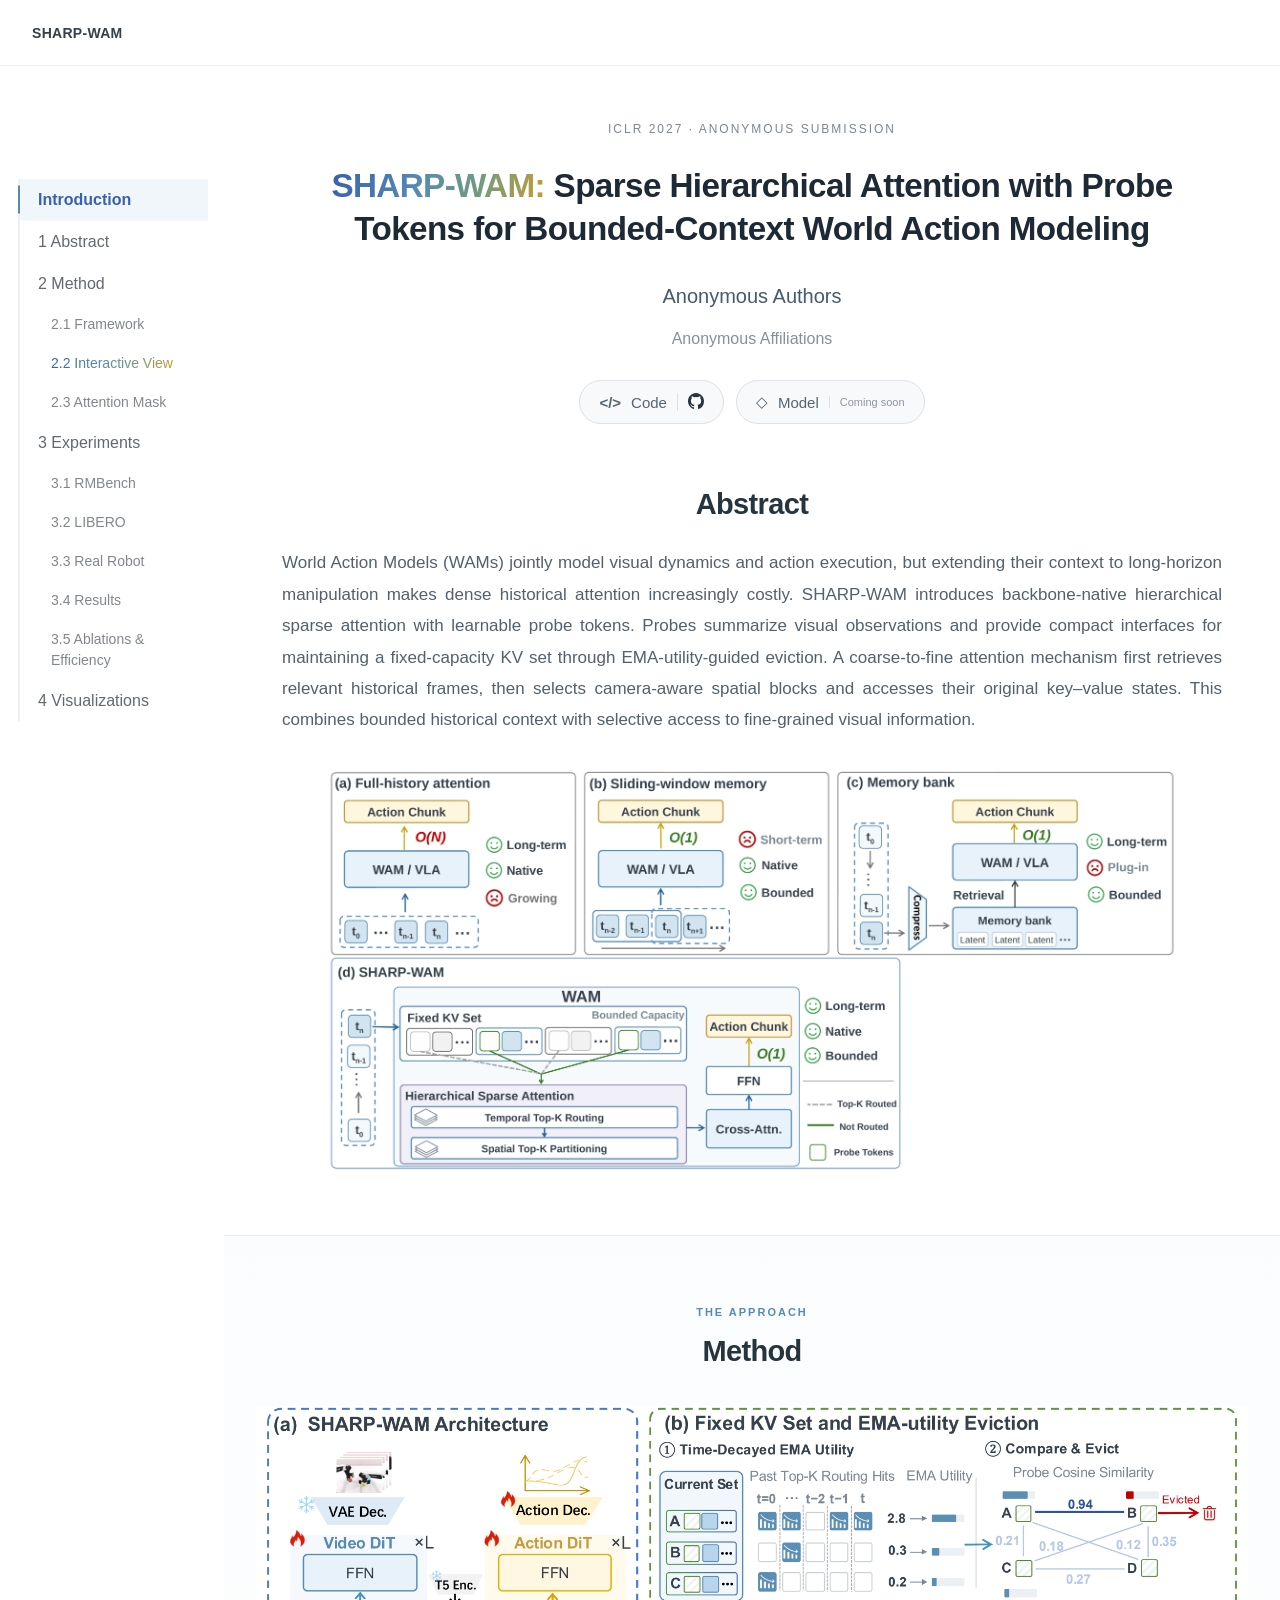
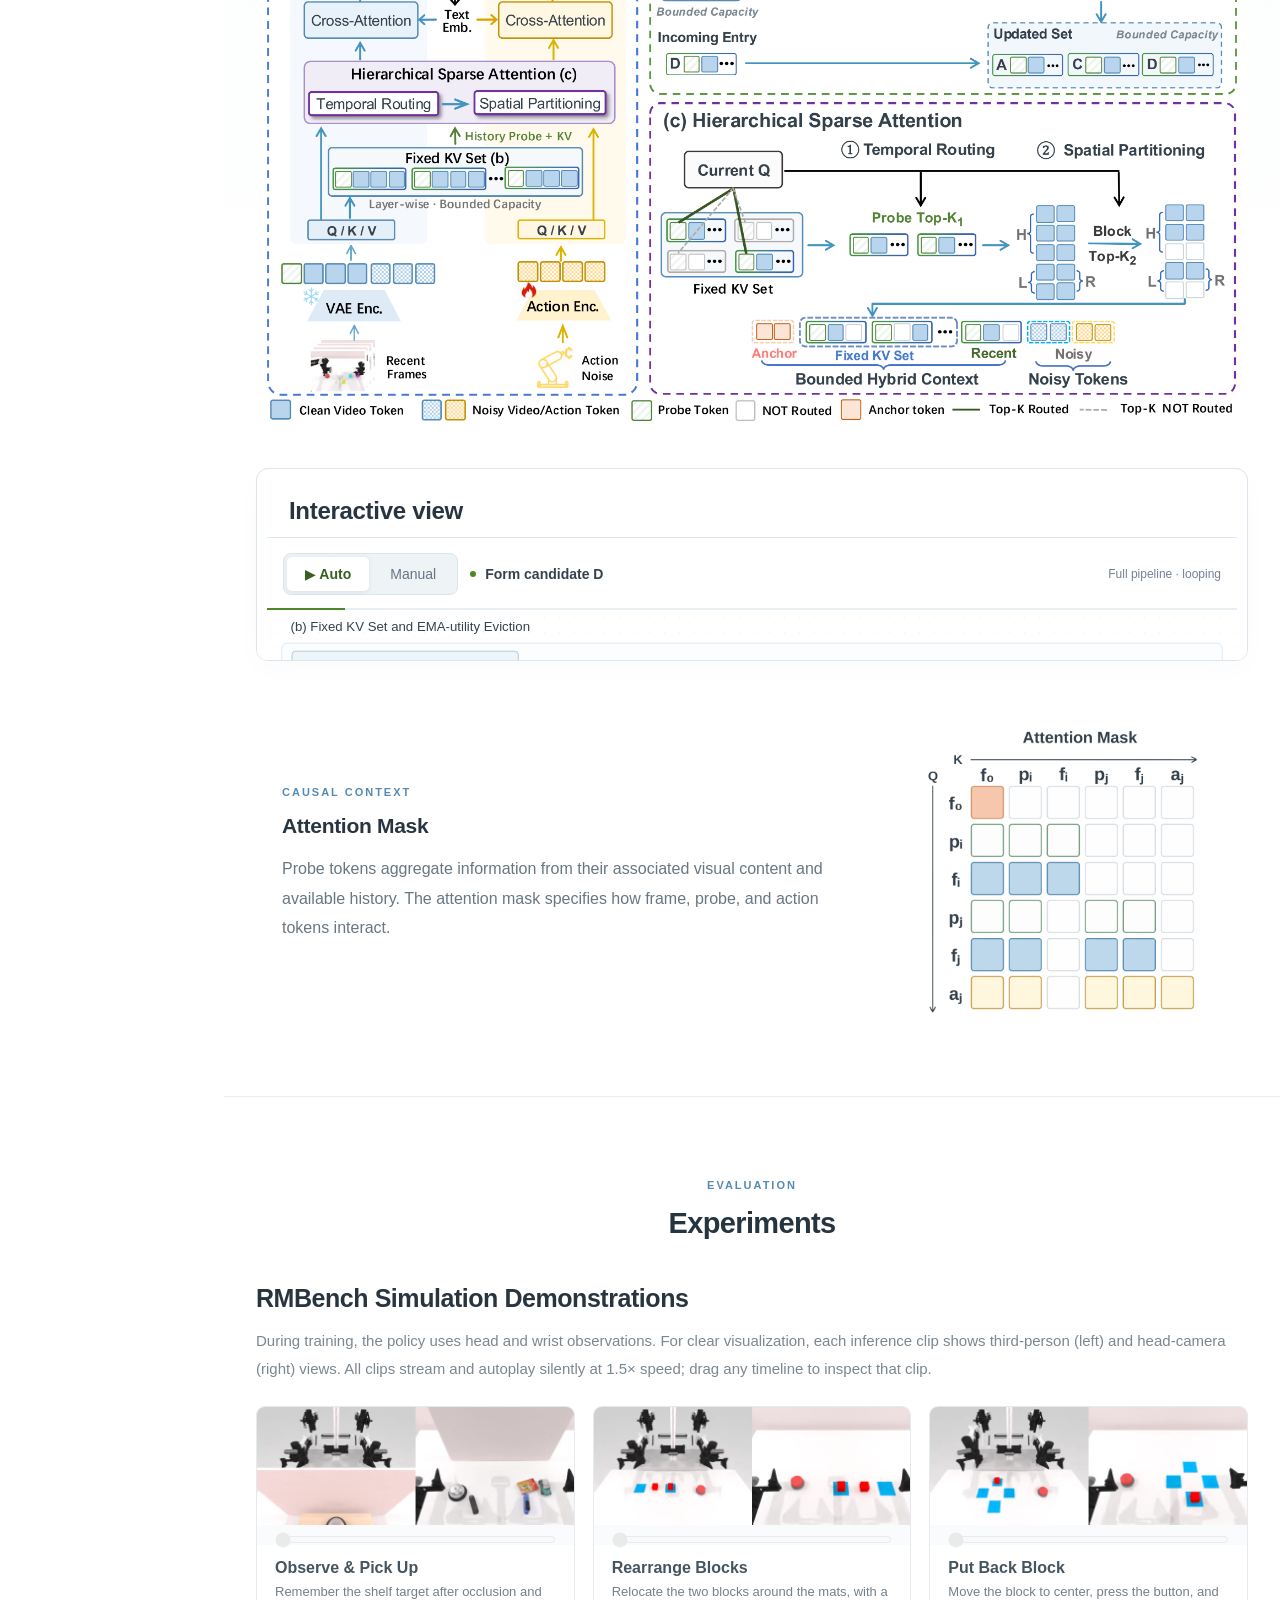
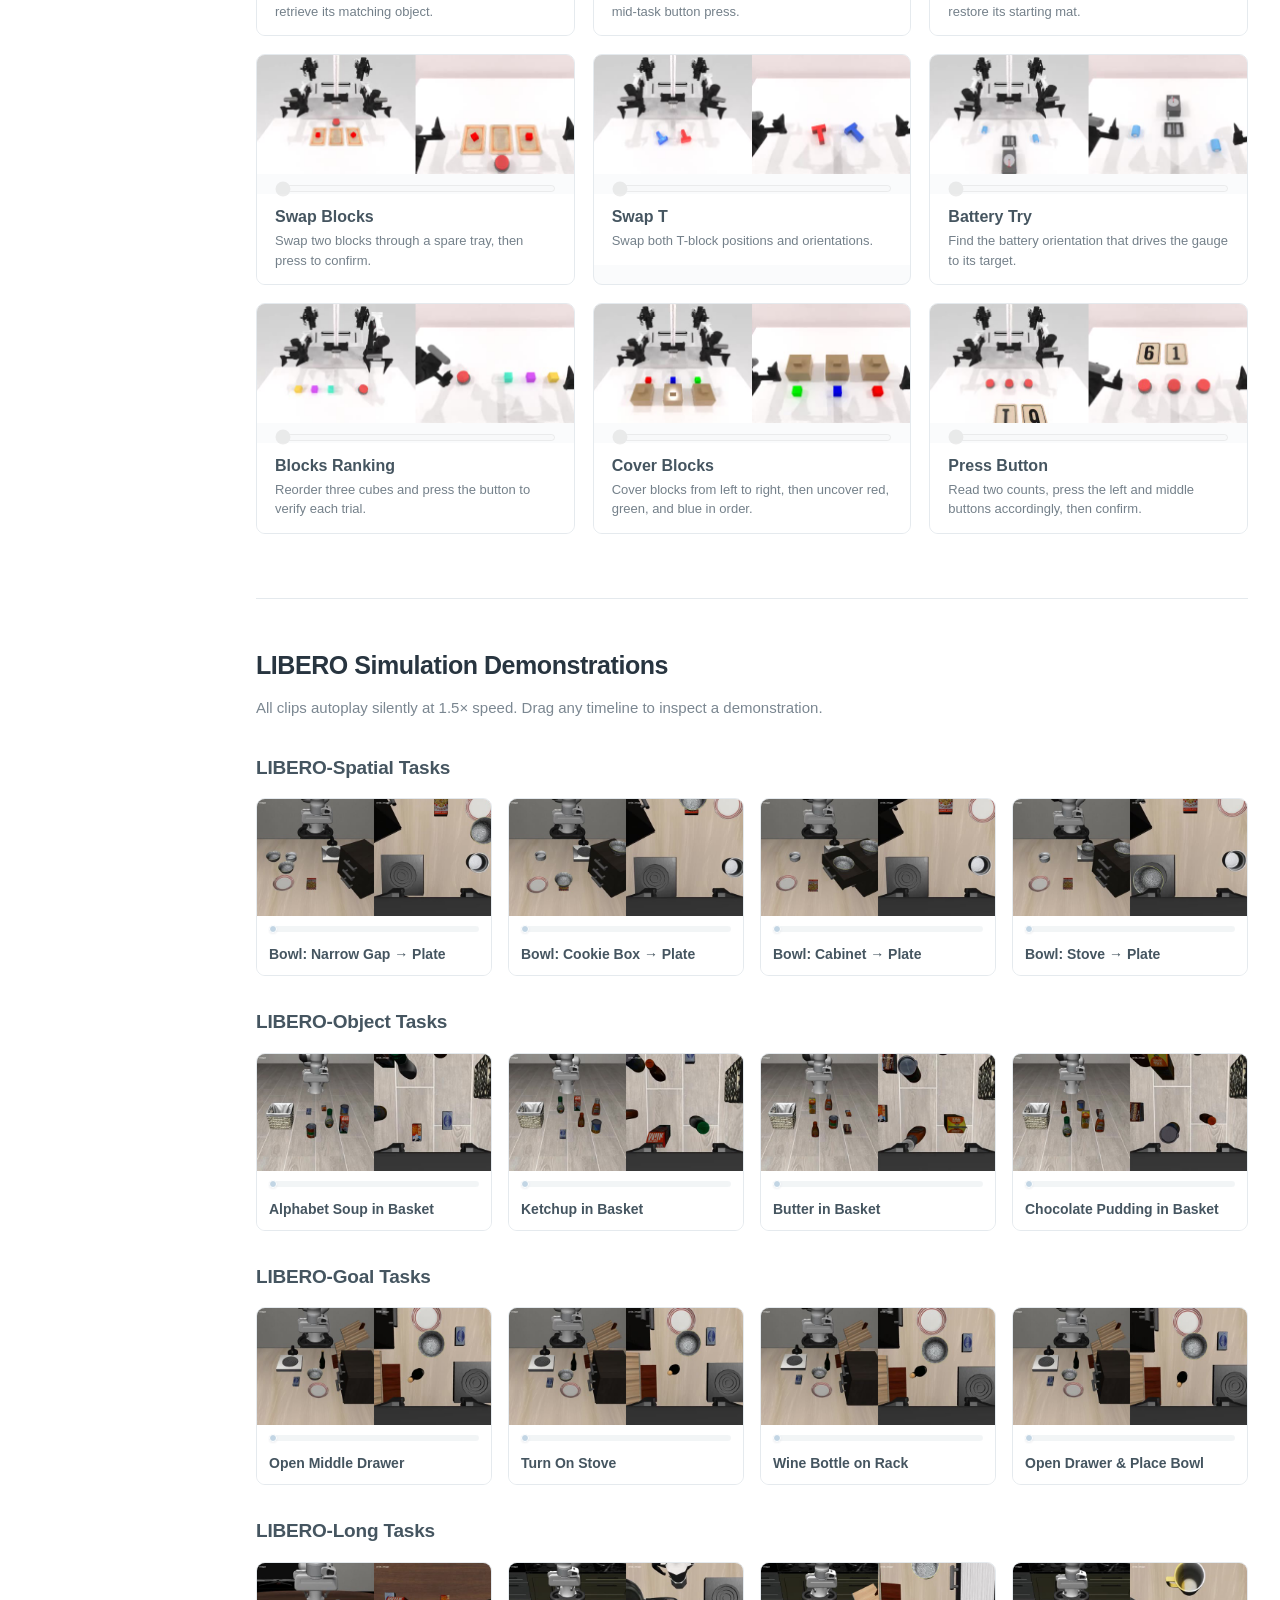
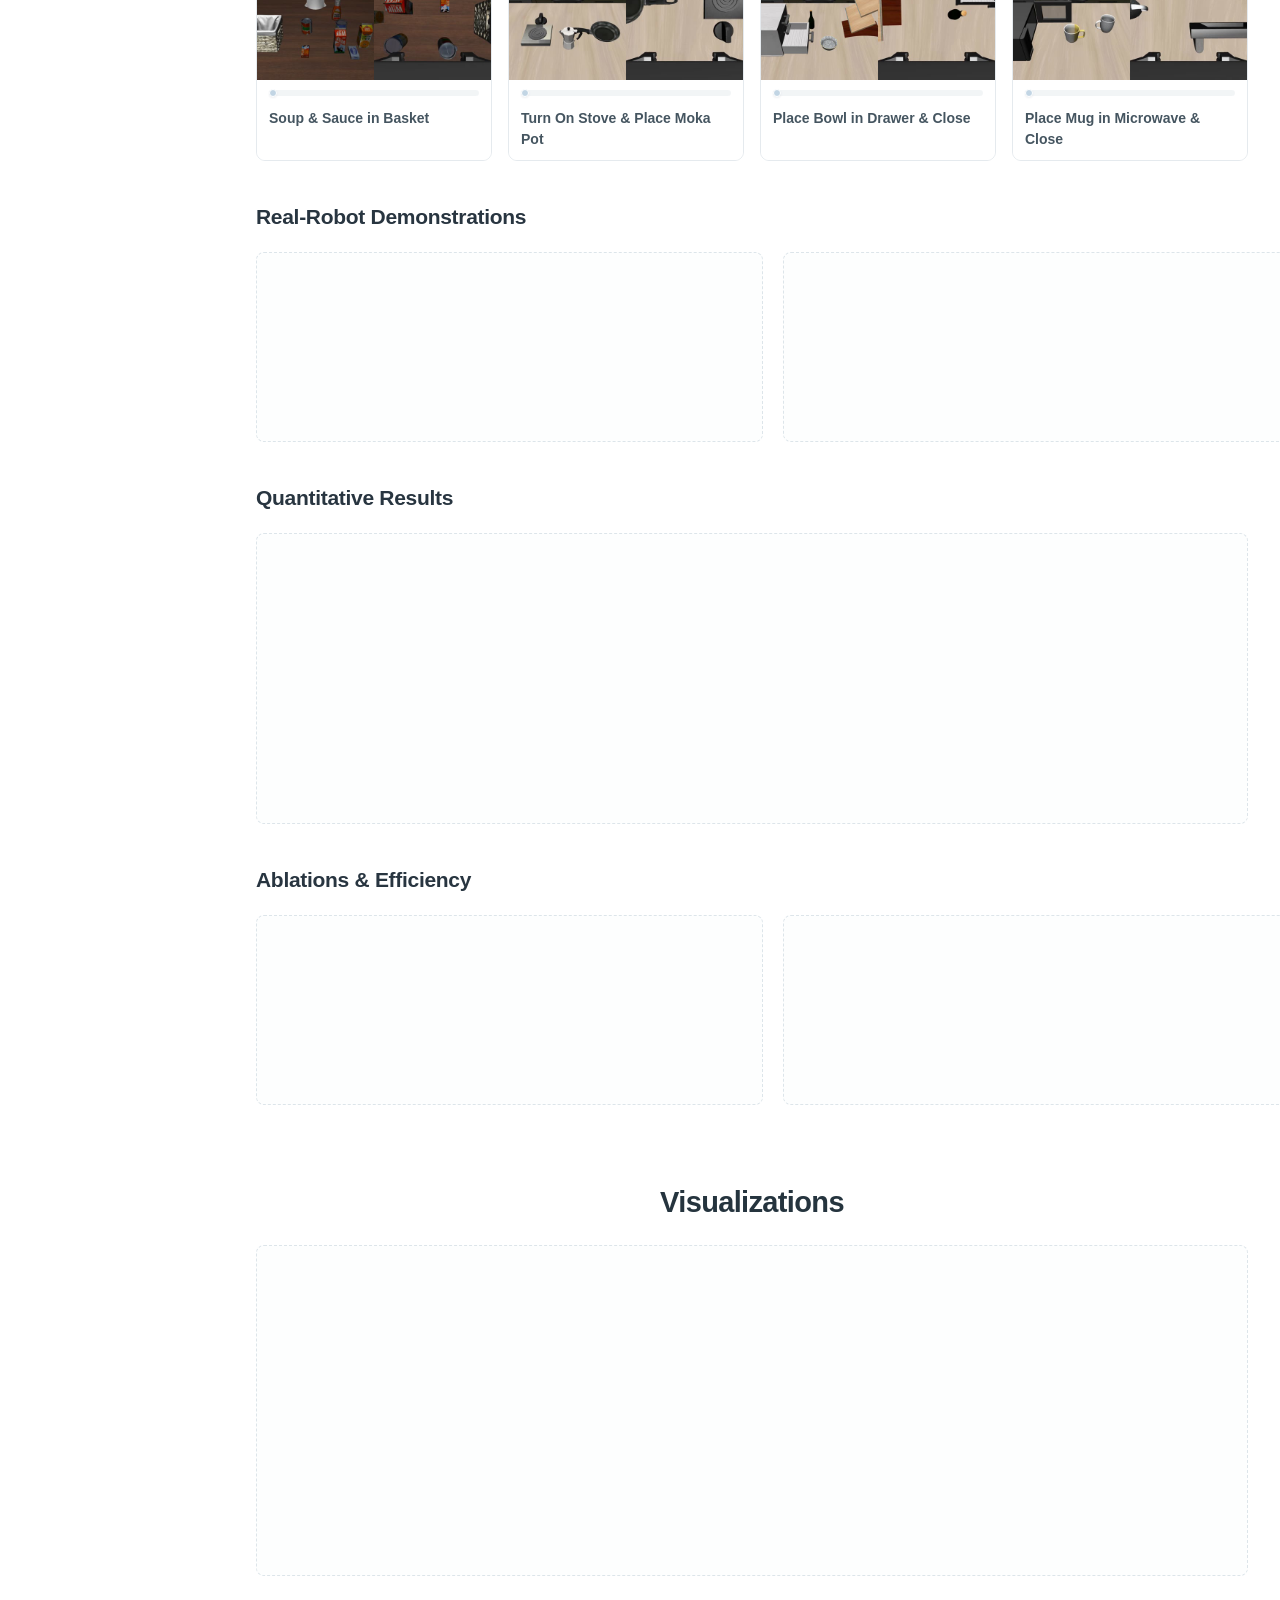
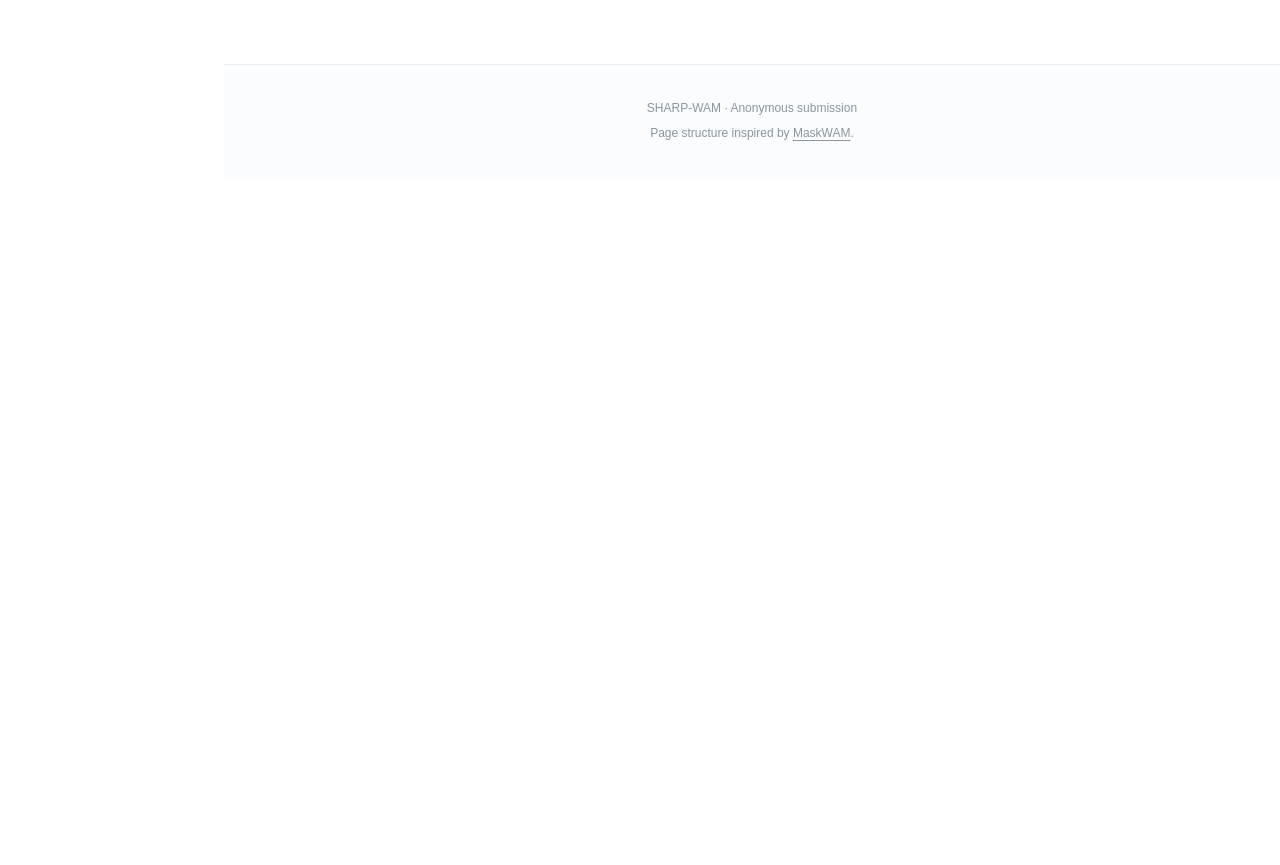
<file: index.html>
<!doctype html>
<html lang="en"><head><meta charset="utf-8"><meta name="viewport" content="width=device-width,initial-scale=1"><meta name="description" content="SHARP-WAM: Sparse Hierarchical Attention with Probe Tokens for Bounded-Context World Action Modeling. Anonymous research project page."><meta name="color-scheme" content="light"><title>SHARP-WAM: Sparse Hierarchical Attention with Probe Tokens for Bounded-Context World Action Modeling</title><link rel="stylesheet" href="./paper.css?v=interactive-scale-v1"></head>
<body><a class="skip-link" href="#abstract">Skip to content</a>
<header class="page-nav"><a class="nav-brand" href="#top">SHARP-WAM</a><button class="contents-toggle" type="button" aria-expanded="false" aria-controls="section-nav"><span aria-hidden="true">☰</span> Contents</button></header>
<nav id="section-nav" class="section-nav" aria-label="On this page">
  <ol class="section-nav-list">
    <li><a href="#top" aria-current="location">Introduction</a></li>
    <li><a href="#abstract">1 Abstract</a></li>
    <li><a href="#method">2 Method</a><ol>
      <li><a href="#framework">2.1 Framework</a></li>
      <li><a href="#interactive"><span class="gradient-name">2.2 Interactive View</span></a></li>
      <li><a href="#attention-mask">2.3 Attention Mask</a></li>
    </ol></li>
    <li><a href="#experiments">3 Experiments</a><ol>
      <li><a href="#simulation">3.1 RMBench</a></li>
      <li><a href="#libero">3.2 LIBERO</a></li>
      <li><a href="#real-robot">3.3 Real Robot</a></li>
      <li><a href="#results">3.4 Results</a></li>
      <li><a href="#ablations">3.5 Ablations &amp; Efficiency</a></li>
    </ol></li>
    <li><a href="#visualizations">4 Visualizations</a></li>
  </ol>
</nav>
<main id="top">
<header class="paper-hero content"><p class="submission">ICLR 2027 · Anonymous submission</p><h1><span class="title-line"><span class="gradient-name">SHARP-WAM:</span> Sparse Hierarchical Attention with Probe</span> <span class="title-line">Tokens for Bounded-Context World Action Modeling</span></h1><p class="authors">Anonymous Authors</p><p class="affiliations">Anonymous Affiliations</p><div class="resource-links"><a href="https://github.com/Cham-0624/SHARP-WAM-Anonymous.git" target="_blank" rel="noopener noreferrer" aria-label="Open anonymous code repository"><span aria-hidden="true">&lt;/&gt;</span> Code <small aria-label="GitHub repository"><svg class="github-icon" viewBox="0 0 16 16" aria-hidden="true"><path d="M8 0C3.58 0 0 3.67 0 8.2c0 3.62 2.29 6.69 5.47 7.77.4.08.55-.18.55-.39 0-.19-.01-.71-.01-1.39-2.23.5-2.7-1.1-2.7-1.1-.36-.95-.89-1.2-.89-1.2-.73-.51.06-.5.06-.5.81.06 1.24.86 1.24.86.72 1.27 1.88.9 2.34.69.07-.54.28-.9.51-1.11-1.78-.21-3.65-.92-3.65-4.08 0-.9.31-1.64.82-2.22-.08-.21-.36-1.05.08-2.19 0 0 .67-.22 2.2.85a7.37 7.37 0 0 1 4 0c1.53-1.07 2.2-.85 2.2-.85.44 1.14.16 1.98.08 2.19.51.58.82 1.32.82 2.22 0 3.17-1.87 3.87-3.65 4.08.29.26.54.76.54 1.53 0 1.1-.01 1.98-.01 2.25 0 .21.15.47.55.39A8.21 8.21 0 0 0 16 8.2C16 3.67 12.42 0 8 0Z"></path></svg></small></a><button type="button" disabled aria-label="Model, coming soon"><span aria-hidden="true">◇</span> Model <small>Coming soon</small></button></div></header>
<section id="abstract" class="text-section content"><h2>Abstract</h2><p>World Action Models (WAMs) jointly model visual dynamics and action execution, but extending their context to long-horizon manipulation makes dense historical attention increasingly costly. SHARP-WAM introduces backbone-native hierarchical sparse attention with learnable probe tokens. Probes summarize visual observations and provide compact interfaces for maintaining a fixed-capacity KV set through EMA-utility-guided eviction. A coarse-to-fine attention mechanism first retrieves relevant historical frames, then selects camera-aware spatial blocks and accesses their original key–value states. This combines bounded historical context with selective access to fine-grained visual information.</p><figure class="paper-figure abstract-figure"><a href="./assets/figure-1.png" target="_blank" rel="noopener" aria-label="Open the overview figure at full resolution"><img src="./assets/figure-1.png" alt="Comparison of full-history attention, sliding-window memory, external memory banks and SHARP-WAM's fixed KV set with hierarchical sparse attention." width="3600" height="1681" fetchpriority="high"></a></figure></section>
<section id="method" class="method-section"><div class="content section-heading"><p class="section-kicker">THE APPROACH</p><h2>Method</h2></div>
<figure id="framework" class="paper-figure content architecture-figure"><img src="./assets/figure-3-pdf.png" alt="SHARP-WAM architecture." loading="lazy" width="3600" height="2237"></figure>
<div id="interactive" class="interactive-shell"><div class="interactive-heading"><h3>Interactive view</h3></div><iframe id="method-frame" src="./method.html?v=current-q-v1" scrolling="no" title="Interactive SHARP-WAM method" loading="lazy" height="1300"></iframe></div>
<div id="attention-mask" class="content attention-layout"><div><p class="section-kicker">CAUSAL CONTEXT</p><h3>Attention Mask</h3><p>Probe tokens aggregate information from their associated visual content and available history. The attention mask specifies how frame, probe, and action tokens interact.</p></div><figure class="paper-figure"><a href="./assets/figure-4.png" target="_blank" rel="noopener" aria-label="Open the attention mask at full resolution"><img src="./assets/figure-4.png" alt="Causal attention mask with clean frame, probe and action token groups." loading="lazy" width="3600" height="3451"></a></figure></div></section>
<section id="experiments" class="content experiments"><div class="section-heading"><p class="section-kicker">EVALUATION</p><h2>Experiments</h2></div><div id="simulation" class="subsection-heading demo-subsection-heading"><h3>RMBench Simulation Demonstrations</h3><p>During training, the policy uses head and wrist observations. For clear visualization, each inference clip shows third-person (left) and head-camera (right) views. Click a video to play.</p></div><div class="demo-grid"><figure class="demo-card"><video autoplay muted playsinline loop preload="auto" poster="./assets/observe_and_pickp.jpg" aria-label="Observe and Pick Up simulation demonstration"><source src="./assets/observe_and_pickp.mp4" type="video/mp4"></source></video><figcaption><span class="demo-copy"><span class="demo-task">Observe &amp; Pick Up</span><span class="demo-prompt">Remember the shelf target after occlusion and retrieve its matching object.</span></span></figcaption></figure><figure class="demo-card"><video autoplay muted playsinline loop preload="auto" poster="./assets/rearrange_blocks.jpg" aria-label="Rearrange Blocks simulation demonstration"><source src="./assets/rearrange_blocks.mp4" type="video/mp4"></source></video><figcaption><span class="demo-copy"><span class="demo-task">Rearrange Blocks</span><span class="demo-prompt">Relocate the two blocks around the mats, with a mid-task button press.</span></span></figcaption></figure><figure class="demo-card"><video autoplay muted playsinline loop preload="auto" poster="./assets/put_back_block.jpg" aria-label="Put Back Block simulation demonstration"><source src="./assets/put_back_block.mp4" type="video/mp4"></source></video><figcaption><span class="demo-copy"><span class="demo-task">Put Back Block</span><span class="demo-prompt">Move the block to center, press the button, and restore its starting mat.</span></span></figcaption></figure><figure class="demo-card"><video autoplay muted playsinline loop preload="auto" poster="./assets/swap_blocks.jpg" aria-label="Swap Blocks simulation demonstration"><source src="./assets/swap_blocks.mp4" type="video/mp4"></source></video><figcaption><span class="demo-copy"><span class="demo-task">Swap Blocks</span><span class="demo-prompt">Swap two blocks through a spare tray, then press to confirm.</span></span></figcaption></figure><figure class="demo-card"><video autoplay muted playsinline loop preload="auto" poster="./assets/swap_T.jpg" aria-label="Swap T simulation demonstration"><source src="./assets/swap_T.mp4" type="video/mp4"></source></video><figcaption><span class="demo-copy"><span class="demo-task">Swap T</span><span class="demo-prompt">Swap both T-block positions and orientations.</span></span></figcaption></figure><figure class="demo-card"><video autoplay muted playsinline loop preload="auto" poster="./assets/battery_try.jpg" aria-label="Battery Try simulation demonstration"><source src="./assets/battery_try.mp4" type="video/mp4"></source></video><figcaption><span class="demo-copy"><span class="demo-task">Battery Try</span><span class="demo-prompt">Find the battery orientation that drives the gauge to its target.</span></span></figcaption></figure><figure class="demo-card"><video autoplay muted playsinline loop preload="auto" poster="./assets/blocks_ranking_try.jpg" aria-label="Blocks Ranking simulation demonstration"><source src="./assets/blocks_ranking_try.mp4" type="video/mp4"></source></video><figcaption><span class="demo-copy"><span class="demo-task">Blocks Ranking</span><span class="demo-prompt">Reorder three cubes and press the button to verify each trial.</span></span></figcaption></figure><figure class="demo-card"><video autoplay muted playsinline loop preload="auto" poster="./assets/cover_blocks.jpg" aria-label="Cover Blocks simulation demonstration"><source src="./assets/cover_blocks.mp4" type="video/mp4"></source></video><figcaption><span class="demo-copy"><span class="demo-task">Cover Blocks</span><span class="demo-prompt">Cover blocks from left to right, then uncover red, green, and blue in order.</span></span></figcaption></figure><figure class="demo-card"><video autoplay muted playsinline loop preload="auto" poster="./assets/press_button.jpg" aria-label="Press Button simulation demonstration"><source src="./assets/press_button.mp4" type="video/mp4"></source></video><figcaption><span class="demo-copy"><span class="demo-task">Press Button</span><span class="demo-prompt">Read two counts, press the left and middle buttons accordingly, then confirm.</span></span></figcaption></figure></div>
<section id="libero" class="libero-section" aria-labelledby="libero-title">
<div class="subsection-heading demo-subsection-heading"><h3 id="libero-title">LIBERO Simulation Demonstrations</h3><p>All clips autoplay silently at 1.5× speed. Drag any timeline to inspect a demonstration.</p></div>
<section class="libero-suite" aria-labelledby="libero-spatial-title"><h4 id="libero-spatial-title">LIBERO-Spatial Tasks</h4><div class="libero-grid">
<figure class="demo-card"><video autoplay muted playsinline loop preload="auto" width="1024" height="512" poster="./assets/libero/spatial_01_narrow_gap_between_plate_ramekin.jpg" aria-label="Bowl: Narrow Gap → Plate — LIBERO-Spatial demonstration"><source src="./assets/libero/spatial_01_narrow_gap_between_plate_ramekin.mp4" type="video/mp4"></video><figcaption><span class="demo-task">Bowl: Narrow Gap → Plate</span></figcaption></figure>
<figure class="demo-card"><video autoplay muted playsinline loop preload="auto" width="1024" height="512" poster="./assets/libero/spatial_02_elevated_stacking_on_cookie_box.jpg" aria-label="Bowl: Cookie Box → Plate — LIBERO-Spatial demonstration"><source src="./assets/libero/spatial_02_elevated_stacking_on_cookie_box.mp4" type="video/mp4"></video><figcaption><span class="demo-task">Bowl: Cookie Box → Plate</span></figcaption></figure>
<figure class="demo-card"><video autoplay muted playsinline loop preload="auto" width="1024" height="512" poster="./assets/libero/spatial_03_deep_drawer_in_cabinet.jpg" aria-label="Bowl: Cabinet → Plate — LIBERO-Spatial demonstration"><source src="./assets/libero/spatial_03_deep_drawer_in_cabinet.mp4" type="video/mp4"></video><figcaption><span class="demo-task">Bowl: Cabinet → Plate</span></figcaption></figure>
<figure class="demo-card"><video autoplay muted playsinline loop preload="auto" width="1024" height="512" poster="./assets/libero/spatial_04_cross_fixture_transfer_from_stove.jpg" aria-label="Bowl: Stove → Plate — LIBERO-Spatial demonstration"><source src="./assets/libero/spatial_04_cross_fixture_transfer_from_stove.mp4" type="video/mp4"></video><figcaption><span class="demo-task">Bowl: Stove → Plate</span></figcaption></figure>
</div></section>
<section class="libero-suite" aria-labelledby="libero-object-title"><h4 id="libero-object-title">LIBERO-Object Tasks</h4><div class="libero-grid">
<figure class="demo-card"><video autoplay muted playsinline loop preload="auto" width="1024" height="512" poster="./assets/libero/object_01_cylinder_can_alphabet_soup.jpg" aria-label="Alphabet Soup in Basket — LIBERO-Object demonstration"><source src="./assets/libero/object_01_cylinder_can_alphabet_soup.mp4" type="video/mp4"></video><figcaption><span class="demo-task">Alphabet Soup in Basket</span></figcaption></figure>
<figure class="demo-card"><video autoplay muted playsinline loop preload="auto" width="1024" height="512" poster="./assets/libero/object_02_tall_bottle_ketchup.jpg" aria-label="Ketchup in Basket — LIBERO-Object demonstration"><source src="./assets/libero/object_02_tall_bottle_ketchup.mp4" type="video/mp4"></video><figcaption><span class="demo-task">Ketchup in Basket</span></figcaption></figure>
<figure class="demo-card"><video autoplay muted playsinline loop preload="auto" width="1024" height="512" poster="./assets/libero/object_03_low_profile_flat_butter.jpg" aria-label="Butter in Basket — LIBERO-Object demonstration"><source src="./assets/libero/object_03_low_profile_flat_butter.mp4" type="video/mp4"></video><figcaption><span class="demo-task">Butter in Basket</span></figcaption></figure>
<figure class="demo-card"><video autoplay muted playsinline loop preload="auto" width="1024" height="512" poster="./assets/libero/object_04_trapezoid_box_chocolate_pudding.jpg" aria-label="Chocolate Pudding in Basket — LIBERO-Object demonstration"><source src="./assets/libero/object_04_trapezoid_box_chocolate_pudding.mp4" type="video/mp4"></video><figcaption><span class="demo-task">Chocolate Pudding in Basket</span></figcaption></figure>
</div></section>
<section class="libero-suite" aria-labelledby="libero-goal-title"><h4 id="libero-goal-title">LIBERO-Goal Tasks</h4><div class="libero-grid">
<figure class="demo-card"><video autoplay muted playsinline loop preload="auto" width="1024" height="512" poster="./assets/libero/goal_01_articulated_pull_middle_drawer.jpg" aria-label="Open Middle Drawer — LIBERO-Goal demonstration"><source src="./assets/libero/goal_01_articulated_pull_middle_drawer.mp4" type="video/mp4"></video><figcaption><span class="demo-task">Open Middle Drawer</span></figcaption></figure>
<figure class="demo-card"><video autoplay muted playsinline loop preload="auto" width="1024" height="512" poster="./assets/libero/goal_02_rotational_knob_turn_on_stove.jpg" aria-label="Turn On Stove — LIBERO-Goal demonstration"><source src="./assets/libero/goal_02_rotational_knob_turn_on_stove.mp4" type="video/mp4"></video><figcaption><span class="demo-task">Turn On Stove</span></figcaption></figure>
<figure class="demo-card"><video autoplay muted playsinline loop preload="auto" width="1024" height="512" poster="./assets/libero/goal_03_precision_slot_wine_bottle_rack.jpg" aria-label="Wine Bottle on Rack — LIBERO-Goal demonstration"><source src="./assets/libero/goal_03_precision_slot_wine_bottle_rack.mp4" type="video/mp4"></video><figcaption><span class="demo-task">Wine Bottle on Rack</span></figcaption></figure>
<figure class="demo-card"><video autoplay muted playsinline loop preload="auto" width="1024" height="512" poster="./assets/libero/goal_04_compound_action_open_drawer_insert_bowl.jpg" aria-label="Open Drawer &amp; Place Bowl — LIBERO-Goal demonstration"><source src="./assets/libero/goal_04_compound_action_open_drawer_insert_bowl.mp4" type="video/mp4"></video><figcaption><span class="demo-task">Open Drawer &amp; Place Bowl</span></figcaption></figure>
</div></section>
<section class="libero-suite" aria-labelledby="libero-long-title"><h4 id="libero-long-title">LIBERO-Long Tasks</h4><div class="libero-grid">
<figure class="demo-card"><video autoplay muted playsinline loop preload="auto" width="1024" height="512" poster="./assets/libero/libero10_01_dual_object_soup_and_sauce_in_basket.jpg" aria-label="Soup &amp; Sauce in Basket — LIBERO-Long demonstration"><source src="./assets/libero/libero10_01_dual_object_soup_and_sauce_in_basket.mp4" type="video/mp4"></video><figcaption><span class="demo-task">Soup &amp; Sauce in Basket</span></figcaption></figure>
<figure class="demo-card"><video autoplay muted playsinline loop preload="auto" width="1024" height="512" poster="./assets/libero/libero10_02_appliance_ignite_and_moka_pot_place.jpg" aria-label="Turn On Stove &amp; Place Moka Pot — LIBERO-Long demonstration"><source src="./assets/libero/libero10_02_appliance_ignite_and_moka_pot_place.mp4" type="video/mp4"></video><figcaption><span class="demo-task">Turn On Stove &amp; Place Moka Pot</span></figcaption></figure>
<figure class="demo-card"><video autoplay muted playsinline loop preload="auto" width="1024" height="512" poster="./assets/libero/libero10_03_drawer_insert_and_close.jpg" aria-label="Place Bowl in Drawer &amp; Close — LIBERO-Long demonstration"><source src="./assets/libero/libero10_03_drawer_insert_and_close.mp4" type="video/mp4"></video><figcaption><span class="demo-task">Place Bowl in Drawer &amp; Close</span></figcaption></figure>
<figure class="demo-card"><video autoplay muted playsinline loop preload="auto" width="1024" height="512" poster="./assets/libero/libero10_04_microwave_mug_insert_and_close.jpg" aria-label="Place Mug in Microwave &amp; Close — LIBERO-Long demonstration"><source src="./assets/libero/libero10_04_microwave_mug_insert_and_close.mp4" type="video/mp4"></video><figcaption><span class="demo-task">Place Mug in Microwave &amp; Close</span></figcaption></figure>
</div></section>
</section>
<div id="real-robot" class="subsection-heading"><h3>Real-Robot Demonstrations</h3></div><div class="demo-grid reserved-grid"><div class="empty-panel" role="img" aria-label="Reserved space for the first real-robot video"></div><div class="empty-panel" role="img" aria-label="Reserved space for the second real-robot video"></div></div>
<div id="results" class="subsection-heading"><h3>Quantitative Results</h3></div><div class="empty-panel results-empty" role="img" aria-label="Reserved space for benchmark results"></div>
<div id="ablations" class="subsection-heading"><h3>Ablations &amp; Efficiency</h3></div><div class="demo-grid reserved-grid"><div class="empty-panel" role="img" aria-label="Reserved space for ablation results"></div><div class="empty-panel" role="img" aria-label="Reserved space for efficiency results"></div></div></section>
<section id="visualizations" class="content visualization"><h2>Visualizations</h2><div class="empty-panel visualization-empty" role="img" aria-label="Reserved space for attention visualizations"></div></section>
</main><footer class="page-footer"><p>SHARP-WAM · Anonymous submission</p><p>Page structure inspired by <a href="https://hanyangyu1021.github.io/maskwam.github.io/" target="_blank" rel="noopener">MaskWAM</a>.</p></footer><script src="./paper.js?v=method-full-v1"></script><script src="./video-loader.js?v=timeline-r4"></script></body></html>
</file>
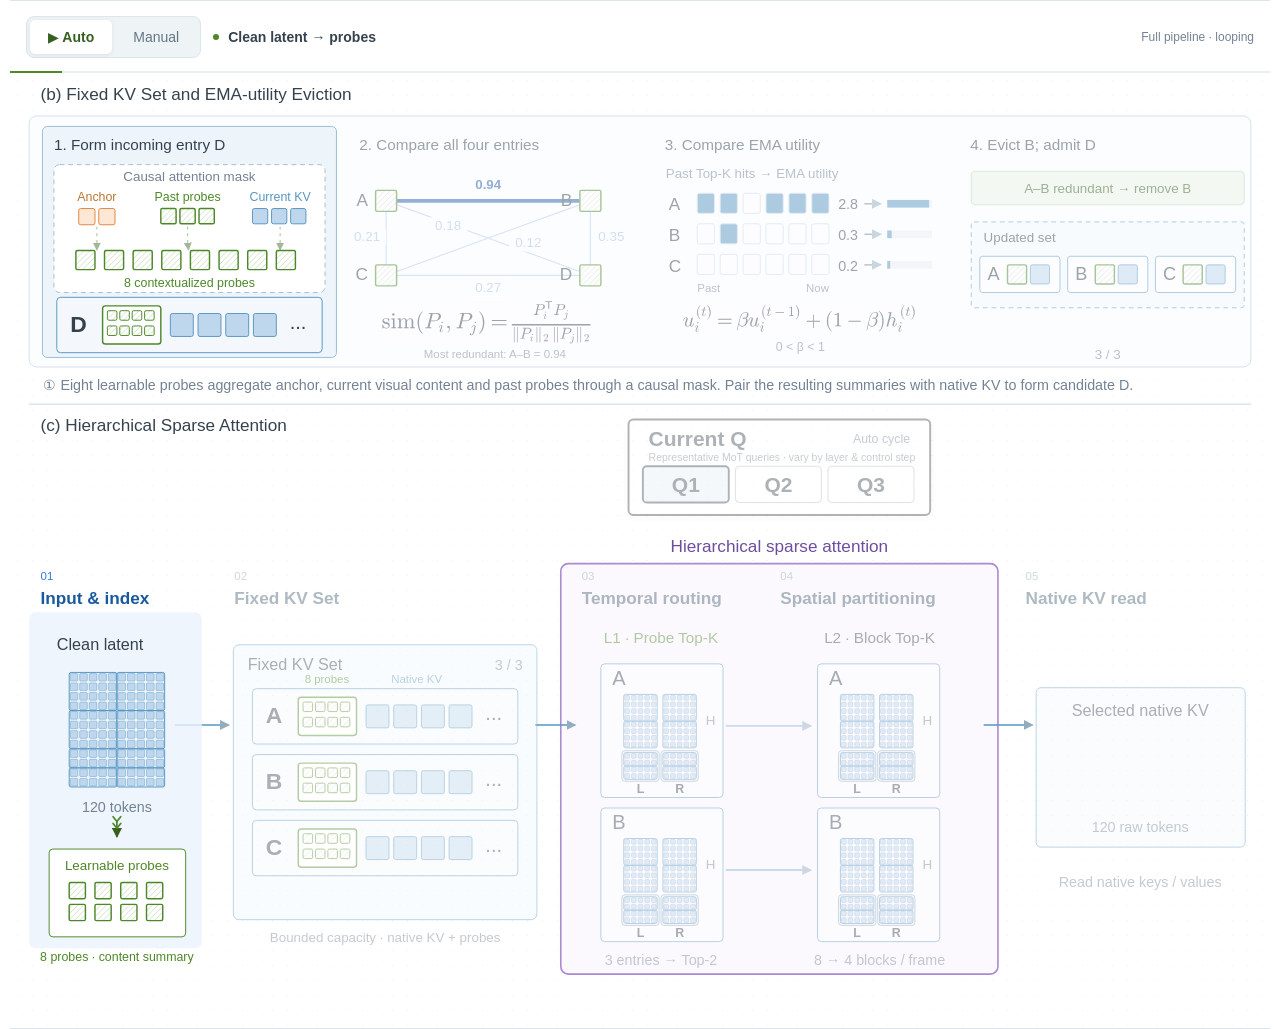
<file: method.html>
<!doctype html>
<html lang="en"><head><meta charset="utf-8"><meta name="viewport" content="width=device-width,initial-scale=1"><meta name="description" content="Interactive SHARP-WAM method view."><title>SHARP-WAM · Method</title><link rel="stylesheet" href="./style.css"><style>html,body{overflow:hidden}main{width:100%;max-width:none;min-width:0;padding:0 10px}.intro,.caption,footer{display:none}.diagram-viewport{overflow:visible}#diagram{display:block;width:100%;min-width:0;max-width:100%;height:auto}.playback-toolbar{position:relative;flex-wrap:wrap;gap:12px;padding:12px 16px}.playback-status{min-width:0;flex:1 1 180px}#playback-hint{white-space:normal}@media(max-width:650px){main{padding:0 4px}}</style></head><body>
<main>
<section class="intro" aria-hidden="true"><div><span class="eyebrow">METHOD</span><h2 id="headline">Method</h2></div><p id="instruction"></p></section>
<section class="explainer" aria-label="Continuous interactive architecture"><div class="playback-toolbar"><div class="playback-modes" role="group" aria-label="Playback mode"><button id="mode-auto" type="button" aria-pressed="true">▶ Auto</button><button id="mode-manual" type="button" aria-pressed="false">Manual</button></div><div class="playback-status"><span class="live-dot" aria-hidden="true"></span><span id="playback-label"></span></div><span id="playback-hint"></span><div class="playback-track" aria-hidden="true"><i id="playback-progress"></i></div></div><div class="diagram-viewport"><svg id="diagram" viewBox="0 0 1320 1000" role="group" aria-label="Automatic or hover-driven view of the complete method"></svg></div><div class="caption"><div class="caption-title"><span id="number">01</span><h2 id="title"></h2></div><p id="description" aria-live="off"></p><p id="key"></p></div></section>
<footer><div class="legend" id="legend"></div><p id="scope"></p><span id="touch-note">Tap a module or focus it with Tab in Manual mode.</span></footer></main><script src="./app.js?v=current-q-v1"></script><script src="./method-frame.js"></script></body></html>
</file>
<file: paper.css>
:root{font-family:Inter,"Helvetica Neue",Arial,sans-serif;color:#283540;background:#fff;font-synthesis:none;--blue:#548ab4;--green:#54823a;--gold:#c99c30;--muted:#74808a;--line:#e4e9ed}*{box-sizing:border-box}html{scroll-behavior:smooth;scroll-padding-top:85px}body{margin:0}a{color:inherit}button{font:inherit}.content{width:min(1120px,calc(100% - 64px));margin-inline:auto}.page-nav{height:66px;display:flex;align-items:center;justify-content:space-between;padding:0 max(32px,calc((100vw - 1280px)/2));border-bottom:1px solid #edf0f2;background:#ffffffed;position:sticky;top:0;z-index:10;backdrop-filter:blur(12px)}.page-nav a{text-decoration:none;font-size:14px;color:#596773}.page-nav .nav-brand{font-weight:700;letter-spacing:.3px;color:#34404a}.page-nav div{display:flex;gap:28px}.page-nav a:hover{color:#3862ae}.paper-hero{text-align:center;padding:66px 0 42px}.submission{text-transform:uppercase;letter-spacing:2px;color:#7b8791;font-size:12px;margin:0 0 24px}h1{font-size:clamp(30px,3.1vw,46px);letter-spacing:-1.5px;font-weight:650;line-height:1.2;margin:0 auto 27px;color:#1d2935;max-width:1110px}.gradient-name{background:linear-gradient(110deg,#3862ae 3%,#548ab4 40%,#719b7e 68%,#c99c30 100%);background-clip:text;-webkit-background-clip:text;color:transparent;-webkit-text-fill-color:transparent;font-weight:750;white-space:nowrap}.authors{font-size:20px;margin:0 0 9px;color:#455a6b}.affiliations{font-size:16px;margin:0;color:#85909a}.resource-links{display:flex;justify-content:center;gap:12px;margin-top:27px}.resource-links button{display:flex;align-items:center;gap:10px;border:1px solid #dce2e7;background:#f7f9fa;border-radius:24px;padding:12px 19px;color:#546471;opacity:1;cursor:not-allowed;font-size:15px}.resource-links small{font-size:11px;color:#8b969f;border-left:1px solid #dce2e7;padding-left:10px}.resource-links span{font-weight:700}.paper-figure{margin-top:0;margin-bottom:0}.paper-figure a{display:block}.paper-figure img{display:block;width:100%;height:auto}.paper-figure figcaption{font-size:15px;line-height:1.8;color:#687782;text-align:center;max-width:960px;margin:20px auto 0}.overview{padding:12px 0 45px}.text-section{max-width:900px;padding:30px 0 78px}.text-section h2{text-align:center}h2{font-size:32px;letter-spacing:-.65px;font-weight:650;margin:0 0 26px;color:#25343e}h3{font-size:23px;letter-spacing:-.3px;font-weight:600;margin:0 0 14px}p{font-size:17px;line-height:1.85}.text-section p{text-align:justify;color:#52616b;margin:0}.section-heading{text-align:center;margin-bottom:38px}.section-heading h2{margin-bottom:12px}.section-heading>p:last-child{color:#75838c;margin:0}.section-kicker{font-size:11px;letter-spacing:2px;color:#548ab4;margin:0 0 12px;font-weight:650}.method-section{padding:66px 0 72px;border-block:1px solid #e9eef1;background:linear-gradient(#fafcfd,#fff 700px)}.interactive-shell{width:min(1440px,calc(100% - 40px));margin:58px auto 70px;border:1px solid #dce5eb;border-radius:12px;background:#fff;overflow:hidden;box-shadow:0 8px 28px #34404a05}.interactive-heading{padding:28px 32px 8px;text-align:left}.interactive-heading h3{font-size:24px;margin-bottom:4px}.interactive-heading p{font-size:15px;color:#74808a;margin:0}#method-frame{display:block;width:100%;border:0;background:white}.attention-layout{display:grid;grid-template-columns:1fr 1.5fr;gap:75px;align-items:center;max-width:1040px}.attention-layout p:not(.section-kicker){color:#687782;font-size:16px}.attention-layout figure{max-width:590px}.experiments{padding:78px 0 15px}.subsection-heading{margin:44px 0 23px}.subsection-heading p{font-size:15px;color:#7b8791;margin:0}.demo-grid{display:grid;grid-template-columns:1fr 1fr;gap:24px}.demo-card{margin:0;border:1px solid #e5eaee;border-radius:9px;overflow:hidden;background:#fafbfc}.demo-card video{display:block;width:100%;aspect-ratio:8/3;object-fit:contain;background:#f2f4f6}.demo-card figcaption{padding:14px 18px;font-size:16px;font-weight:550;color:#455560;background:#fff}.empty-panel{border:1px dashed #dde5ea;border-radius:8px;background:#fdfefe;min-height:190px;aspect-ratio:8/3}.demo-empty{min-height:0;aspect-ratio:auto}.results-empty{aspect-ratio:3.4;min-height:260px}.visualization{padding:66px 0 88px}.visualization h2{text-align:center}.visualization-empty{aspect-ratio:3;min-height:260px}.page-footer{border-top:1px solid #e9eef1;padding:30px 24px;text-align:center;background:#fafcfd}.page-footer p{font-size:12px;line-height:1.8;color:#8a969f;margin:3px}.page-footer a{text-underline-offset:3px}.skip-link{position:absolute;top:-60px;left:20px;background:#fff;padding:12px;z-index:30}.skip-link:focus{top:8px}a:focus-visible,button:focus-visible{outline:2px solid #548ab4;outline-offset:4px}
@media(min-width:1500px){.paper-hero{padding-top:82px}}@media(max-width:750px){.content{width:calc(100% - 36px)}.page-nav{padding:0 18px;height:58px}.page-nav div{gap:15px}.page-nav a{font-size:12px}.paper-hero{padding:44px 0 32px}h1{letter-spacing:-.9px}.submission{font-size:10px;letter-spacing:1.2px}.authors{font-size:18px}.resource-links button{padding:10px 13px;gap:7px}.resource-links small{font-size:10px}.text-section{padding-bottom:45px}.text-section p{text-align:left;font-size:16px}h2{font-size:28px}.method-section{padding:42px 0}.interactive-shell{width:calc(100% - 16px);margin:36px auto 42px}.interactive-heading{padding:22px 20px 4px}.interactive-heading h3{font-size:20px}.attention-layout{grid-template-columns:1fr;gap:20px}.attention-layout figure{width:min(100%,480px);margin:auto}.demo-grid{grid-template-columns:1fr}.demo-empty{min-height:200px}.results-empty{min-height:210px}.visualization-empty{min-height:200px}.experiments{padding-top:48px}.subsection-heading{margin-top:32px}.visualization{padding:44px 0 56px}.paper-figure figcaption{font-size:14px}.reserved-grid .empty-panel{min-height:190px}}
@media(prefers-reduced-motion:reduce){html{scroll-behavior:auto}}

.demo-subsection-heading h3{font-size:28px;letter-spacing:-.45px}.demo-card figcaption{display:flex;align-items:center;justify-content:space-between;gap:16px}.demo-copy{display:grid;gap:5px}.demo-task{font-size:16px;font-weight:650;color:#455560}.demo-prompt{font-size:13px;line-height:1.5;font-weight:400;color:#74808a}.video-load-status{font-size:12px;font-weight:400;color:#74808a;white-space:nowrap}.video-load-status button{border:0;background:transparent;color:#3862ae;cursor:pointer;text-decoration:underline;padding:0;font:inherit}.video-scrubber{display:block;width:calc(100% - 36px);height:7px;margin:11px 18px 2px;accent-color:#548ab4;cursor:ew-resize}.video-scrubber:disabled{opacity:.35;cursor:progress}

/* Keep the paper figure and interactive explanation comfortably within the text flow. */
.architecture-figure{max-width:960px}.interactive-shell{width:min(1200px,calc(100% - 40px))}.attention-layout{grid-template-columns:1fr 350px;max-width:940px;gap:70px}.attention-layout figure{width:100%;max-width:350px}
@media(max-width:750px){.interactive-shell{width:calc(100% - 16px)}.attention-layout{grid-template-columns:1fr;gap:20px}.attention-layout figure{width:80%;max-width:330px}}

.paper-hero{width:min(1240px,calc(100% - 64px))}.paper-hero h1{max-width:1200px;font-size:clamp(20px,2.7vw,36px);letter-spacing:-.6px;line-height:1.3}.title-line{display:block;white-space:nowrap}
@media(max-width:650px){.paper-hero{width:calc(100% - 36px)}.paper-hero h1{font-size:clamp(25px,5.6vw,32px);letter-spacing:-.5px}.title-line{display:inline;white-space:normal}}
.attention-layout{grid-template-columns:1fr 280px;max-width:870px}.attention-layout figure{width:100%;max-width:280px;justify-self:center}@media(max-width:750px){.attention-layout figure{width:80%;max-width:280px}}
.resource-links a,.resource-links button{display:flex;align-items:center;gap:10px;border:1px solid #dce2e7;background:#f7f9fa;border-radius:24px;padding:12px 19px;color:#546471;opacity:1;font-size:15px}.resource-links a{text-decoration:none}.resource-links a:hover{border-color:#b7c9d8;background:#eef4f8;color:#3862ae}.resource-links button{cursor:not-allowed}
.github-icon{width:16px;height:16px;fill:#283540;flex:0 0 auto}

/* Quiet, hierarchical page guide with a dedicated desktop gutter. */
.section-nav{position:fixed;left:24px;top:50%;transform:translateY(-50%);width:208px;max-height:calc(100dvh - 150px);overflow-y:auto;overscroll-behavior:contain;z-index:20;scrollbar-width:thin}
.section-nav ol{list-style:none;margin:0;padding:0}
.section-nav .section-nav-list{border-left:2px solid #edf0f2}
.section-nav a{position:relative;display:block;padding:9px 10px 9px 18px;color:#62696f;font-size:1rem;line-height:1.5;text-decoration:none;transition:color .15s,background .15s}
.section-nav ol ol a{padding-left:31px;font-size:.875rem;color:#81878c}
.section-nav a:hover{color:#3862ae;background:#f6f9fc}
.section-nav a[aria-current="location"]{color:#3862ae;background:#f1f6fa;font-weight:600}
.section-nav a[aria-current="location"]::before{content:"";position:absolute;left:-2px;top:7px;bottom:7px;width:2px;background:#548ab4}
.section-nav a:focus-visible{outline-offset:-2px}
.contents-toggle{display:none;align-items:center;gap:8px;background:#fff;border:1px solid #dce2e7;border-radius:7px;padding:8px 12px;color:#455560;cursor:pointer;font-size:.875rem}
@media(min-width:768px){
  main,.page-footer{margin-left:224px}
  .section-nav{left:18px;width:190px}
  .content{width:min(1000px,calc(100% - 48px))}
  .paper-hero{width:min(1080px,calc(100% - 48px));padding:52px 0 34px}
  .paper-hero{container-type:inline-size}
  .paper-hero h1{font-size:clamp(18px,3.35cqw,38px)}
  .text-section{max-width:800px;padding-bottom:64px}
  .architecture-figure{max-width:840px}
  .interactive-shell{width:min(1040px,calc(100% - 32px));margin:46px auto 56px}
  .attention-layout{max-width:780px;grid-template-columns:minmax(0,1fr) 245px;gap:44px}
  .attention-layout figure{max-width:245px}
  h2{font-size:29px}
  h3{font-size:21px}
  .demo-subsection-heading h3{font-size:25px}
  .demo-grid{gap:20px}
}
@media(min-width:768px) and (max-width:1100px){
  main,.page-footer{margin-left:200px}
  .section-nav{left:12px;width:176px}
  .section-nav a{padding-left:13px}
  .section-nav ol ol a{padding-left:22px}
  .attention-layout{grid-template-columns:minmax(0,1fr) 200px;gap:24px}
}
@media(max-width:767px){
  .contents-toggle{display:inline-flex}
  .section-nav{display:none;top:78px;left:auto;right:18px;transform:none;width:min(300px,calc(100vw - 36px));max-height:calc(100dvh - 96px);padding:16px;background:#fff;border:1px solid #e4e9ed;border-radius:10px;box-shadow:0 12px 36px #28354018}
  .section-nav.is-open{display:block}
}
@media(max-width:750px){
  .section-nav{top:68px;max-height:calc(100dvh - 86px)}
  .attention-layout{grid-template-columns:1fr}
}
@media(prefers-reduced-motion:reduce){.section-nav a{transition:none}}

/* LIBERO suites follow the reference's compact four-video rows. */
.libero-section{margin-top:64px;padding-top:8px;border-top:1px solid var(--line)}
.libero-suite{margin-top:32px}
.libero-suite h4{font-size:19px;line-height:1.5;font-weight:600;letter-spacing:-.2px;margin:0 0 16px;color:#455560}
.libero-grid{display:grid;grid-template-columns:repeat(4,minmax(0,1fr));gap:16px}
.libero-grid .demo-card video{aspect-ratio:2/1;height:auto;object-fit:contain}
.libero-grid .demo-card figcaption{padding:10px 12px;font-size:14px;line-height:1.5}
.libero-grid .demo-task{font-size:14px}
@media(min-width:768px) and (max-width:1100px){.libero-grid{grid-template-columns:repeat(2,minmax(0,1fr))}}
@media(max-width:767px){.libero-grid{grid-template-columns:repeat(2,minmax(0,1fr));gap:12px}}
@media(max-width:420px){.libero-grid{grid-template-columns:1fr}}

.libero-grid .demo-card{display:flex;flex-direction:column;background:#fff}
.libero-grid .demo-card figcaption{align-items:flex-start;flex:1}
.libero-grid .video-scrubber{width:calc(100% - 24px);margin:10px 12px 2px}
.libero-grid .video-scrubber{--progress:0%;height:6px;padding:0;border:0;background:transparent;appearance:none;-webkit-appearance:none;cursor:ew-resize}.libero-grid .video-scrubber::-webkit-slider-runnable-track{height:6px;border:0;border-radius:999px;background:linear-gradient(to right,#548ab4 0 var(--progress),#dce3e8 var(--progress) 100%)}.libero-grid .video-scrubber::-webkit-slider-thumb{width:8px;height:8px;margin-top:-1px;border:1px solid #fff;border-radius:50%;background:#548ab4;box-shadow:0 1px 2px #31465b38;-webkit-appearance:none;appearance:none}.libero-grid .video-scrubber::-moz-range-track{height:6px;border:0;border-radius:999px;background:#dce3e8}.libero-grid .video-scrubber::-moz-range-progress{height:6px;border-radius:999px;background:#548ab4}.libero-grid .video-scrubber::-moz-range-thumb{width:8px;height:8px;border:1px solid #fff;border-radius:50%;background:#548ab4;box-shadow:0 1px 2px #31465b38}
.section-nav .gradient-name{font-weight:400}
.abstract-figure{margin-top:34px}

/* A slightly roomier paper layout, while keeping the interactive panel distinct. */
@media(min-width:1101px){
  .content{width:min(1160px,calc(100% - 64px))}
  .text-section{max-width:940px}
  .architecture-figure{max-width:1000px}
  .interactive-shell{width:min(1280px,calc(100% - 64px))}
  .attention-layout{grid-template-columns:minmax(0,1fr) 320px;max-width:940px;gap:65px}
  .attention-layout figure{max-width:320px}
  .demo-grid:not(.reserved-grid){grid-template-columns:repeat(3,minmax(0,1fr));gap:18px}
}
@media(max-width:750px){.interactive-shell{width:calc(100% - 12px)}}
</file>
<file: style.css>
:root{font-family:Inter,"Helvetica Neue",Arial,"PingFang SC","Microsoft YaHei",sans-serif;color:#1d3343;background:#fafcfd;font-synthesis:none;--blue:#387adb;--line:#dce5eb;--muted:#5c7180}*{box-sizing:border-box}body{margin:0}main{max-width:1500px;margin:auto;padding:0 38px}header{height:74px;display:flex;align-items:center;justify-content:space-between;border-bottom:1px solid var(--line)}.wordmark{font-size:22px;font-weight:750;letter-spacing:-.8px;text-decoration:none;color:inherit}.wordmark span{color:var(--blue)}button{font:inherit;color:inherit;cursor:pointer}#language{border:0;background:none;padding:12px;font-size:14px}.intro{display:flex;align-items:flex-end;justify-content:space-between;padding:36px 0 25px;gap:30px}.eyebrow{font-size:12px;letter-spacing:2px;color:var(--muted)}h1{font-size:30px;font-weight:550;letter-spacing:-.8px;margin:10px 0 0;line-height:1.35}.intro p{max-width:400px;font-size:15px;line-height:1.8;color:var(--muted);margin:0}.explainer{border-top:1px solid var(--line);border-bottom:1px solid var(--line);background:#fff}.diagram-viewport{background-image:radial-gradient(#bacddd55 .75px,transparent .75px);background-size:15px 15px;overflow:auto}svg{display:block;width:100%;height:auto;font-family:inherit}svg text{pointer-events:none;user-select:none}svg .zone{cursor:crosshair;outline:none}svg .zone:focus-visible .zone-focus{stroke:#387adb;stroke-dasharray:5 4;stroke-width:2}svg .region{opacity:.47;transition:opacity .35s}svg .region.visited{opacity:.8}svg .region.active{opacity:1}svg .zone-title{font-size:18px;font-weight:550;fill:#405b70}svg .active .zone-title{fill:#19599e}svg .step-marker{fill:#8ca3b4}svg .active .step-marker{fill:#387adb}svg .focus-surface{fill:#eaf3fc;opacity:0;transition:opacity .3s}svg .active .focus-surface{opacity:.8}svg .flow{stroke-dasharray:5 7;animation:flow 1.5s linear infinite}svg .pool-card{transition:opacity .4s}svg .tile{transition:opacity .4s}svg .selected-outline{transition:stroke .35s,stroke-width .35s}svg .trace{transition:opacity .3s}svg .probe-dot{transition:opacity .3s}svg .query-choice{cursor:pointer}svg .query-choice:focus-visible rect{stroke:#183347;stroke-width:2}.caption{display:grid;grid-template-columns:260px 1.45fr 1fr;gap:28px;padding:25px 26px;align-items:start;min-height:133px;border-top:1px solid var(--line);background:#fcfdfe}.caption-title{display:flex;gap:15px;align-items:baseline}.caption-title span{font-size:13px;color:#387adb;font-variant-numeric:tabular-nums}h2{font-size:21px;line-height:1.5;font-weight:550;margin:0}.caption p{font-size:15px;line-height:1.8;margin:0;color:#4c6373}#key{border-left:2px solid #b6cfec;padding-left:19px;color:#2f536f;font-size:14px}footer{padding:22px 0 24px}.legend{display:flex;gap:24px;align-items:center;flex-wrap:wrap;font-size:13px;color:#4c6373}.legend span{display:flex;align-items:center;gap:7px}.legend i{display:inline-block;width:9px;height:9px;border-radius:2px}.legend i.probe{transform:rotate(45deg);border-radius:1px}#scope{color:#728492;font-size:12px;line-height:1.8;margin:17px 0 4px}#touch-note{font-size:12px;color:#728492}button:focus-visible,a:focus-visible{outline:2px solid var(--blue);outline-offset:3px}@keyframes flow{to{stroke-dashoffset:-24}}@media(max-width:1050px){main{padding:0 24px}.caption{grid-template-columns:210px 1fr;gap:16px}#key{grid-column:2}svg{min-width:1050px}.intro{padding-top:26px}h1{font-size:27px}.intro p{max-width:310px;font-size:14px}}@media(max-width:650px){main{padding:0 16px}header{height:62px}.intro{display:block;padding:25px 0 20px}h1{font-size:25px}.intro p{max-width:none;margin-top:14px}.caption{display:block;padding:20px;min-height:235px}.caption-title{margin-bottom:11px}.caption p{font-size:14px}#key{margin-top:14px}svg{min-width:1050px}.legend{gap:15px;font-size:12px}}@media(prefers-reduced-motion:reduce){*{animation:none!important;transition:none!important}}
svg .policy-zone{cursor:crosshair;outline:none}svg .policy-hit{transition:fill .25s,stroke .25s}svg .policy-active .policy-hit{fill:#f2edf9;stroke:#baa4d4}svg .policy-zone:focus-visible .policy-hit{stroke:#8763c7;stroke-width:2}svg .decision{cursor:pointer;outline:none}svg .decision:focus-visible rect{stroke-width:3}svg #main-flow .region{opacity:.62}svg #main-flow .region.visited{opacity:.86}svg #main-flow .region.active{opacity:1}svg #hierarchy-box{pointer-events:none}svg #utility-12,svg #utility-19{transition:width .15s}.legend i.probe{width:12px;height:12px;background:#8763c7;box-shadow:0 0 0 2px #eee4fb}
:root{--blue:#5796c2;color:#35424e;background:#fff}.diagram-viewport{background-image:radial-gradient(#c7d3df55 .65px,transparent .65px)}svg .policy-active .policy-hit{fill:#edf4fa;stroke:#9bbbd4}svg .policy-zone:focus-visible .policy-hit{stroke:#5796c2}svg #main-flow .region{opacity:.84}svg #main-flow .region.visited{opacity:.94}svg #main-flow .region.active{opacity:1}svg .policy-zone,svg .zone{cursor:default}svg .entry-name{font-weight:650}svg .similarity-pair path,svg .similarity-pair text{transition:stroke .22s,stroke-width .22s,fill .22s,opacity .22s}svg #query-group{filter:drop-shadow(0 3px 5px #33435312)}.legend i{width:18px;height:18px;border-radius:2px}.legend i.raw{background:#bfd7ec;border:1px solid #5796c2}.legend i.probe{width:18px;height:18px;transform:none;background:repeating-linear-gradient(135deg,#fff 0 3px,#dce8d3 3px 4px);border:1px solid #4d8728;box-shadow:none}.legend i.unrouted{background:#fff;border:1px solid #bbb}.legend i.routed{width:24px;height:2px;background:repeating-linear-gradient(90deg,#365f20 0 5px,transparent 5px 9px);border:0}.legend i.hierarchical{background:#fbf9fd;border:1px solid #ab8ad1}
svg .route-selected{stroke-width:1.5;stroke-dasharray:5 7;animation:flow 1.5s linear infinite}svg .route-unselected{stroke-width:1.2;opacity:.25}svg .pool-card.routed .card-border{filter:drop-shadow(0 2px 3px #365f2029)}svg .pool-card.routed .entry-name{fill:#365f20}svg .card-border,svg .entry-probe{transition:stroke .2s,stroke-width .2s,fill .2s}svg .wrist-boundary{stroke-width:1;pointer-events:none}

.playback-toolbar{position:sticky;top:0;z-index:5;display:flex;align-items:center;gap:20px;min-height:72px;padding:14px 22px;background:#fffffff5;border-bottom:1px solid #dce5eb;backdrop-filter:blur(12px)}
.playback-modes{display:flex;gap:3px;background:#eef3f6;border:1px solid #dce5eb;border-radius:8px;padding:3px;flex-shrink:0}.playback-modes button{border:0;border-radius:5px;background:transparent;font-size:14px;padding:9px 18px;color:#647583}.playback-modes button[aria-pressed="true"]{background:#fff;color:#365f20;box-shadow:0 1px 4px #23374418;font-weight:650}.playback-status{display:flex;gap:9px;align-items:center;font-size:14px;font-weight:550;font-variant-numeric:tabular-nums}.live-dot{width:6px;height:6px;border-radius:50%;background:#4d8728;flex-shrink:0;animation:live 2s ease-in-out infinite}#playback-hint{font-size:12px;color:#738294;margin-left:auto;white-space:nowrap}.playback-track{position:absolute;bottom:-1px;left:0;width:100%;height:2px;background:#e9eef2}.playback-track i{display:block;height:100%;width:0;background:#4d8728}
[data-playback="manual"] .live-dot{background:#a7b4bd;animation:none}[data-playback="manual"] .playback-track{visibility:hidden}
[data-playback="auto"] svg .policy-zone{opacity:.48;transition:opacity .4s}[data-playback="auto"] svg .policy-active{opacity:1}
[data-playback="auto"] svg #main-flow .region{opacity:.42}[data-playback="auto"] svg #main-flow .region.visited{opacity:.72}[data-playback="auto"] svg #main-flow .region.active{opacity:1}
[data-playback="auto"] svg[data-auto-active="0"] #query-group,[data-playback="auto"] svg[data-auto-active="1"] #query-group{opacity:.4}
[data-playback="auto"] svg[data-auto-active="2"] #query-group{filter:drop-shadow(0 0 7px #4d872835)}
[data-playback="auto"] svg[data-auto-active="3"] #zone-3 .selected-outline[stroke-width="2"]{animation:block-focus 1.8s ease-in-out infinite}
[data-playback="auto"] svg[data-auto-active="3"] [data-b="4"] .selected-outline,[data-playback="auto"] svg[data-auto-active="3"] [data-b="6"] .selected-outline{animation-delay:.3s}
[data-playback="auto"] svg[data-auto-active="3"] [data-b="5"] .selected-outline,[data-playback="auto"] svg[data-auto-active="3"] [data-b="7"] .selected-outline{animation-delay:.6s}
@keyframes live{50%{opacity:.35}}@keyframes block-focus{50%{stroke:#365f20;stroke-width:3}}
@media(max-width:800px){.playback-toolbar{gap:12px;flex-wrap:wrap;padding:12px 16px}.playback-status{font-size:12px}#playback-hint{display:none}.playback-modes button{padding:8px 13px}}
@media(prefers-reduced-motion:reduce){#auto-packets{display:none}}

svg .flow-arrow-track{stroke-dasharray:4 5;animation:flow 1.25s linear infinite;opacity:.7}
svg .aggregation-ray{stroke-width:1.2;stroke-dasharray:3 4;opacity:.45}
svg .learned-probe-group rect{transform-box:fill-box;transform-origin:center}
svg[data-probe-learning="true"] .aggregation-ray{animation:probe-gather 3.6s ease-in-out infinite,flow 1.5s linear infinite}
svg[data-probe-learning="true"] .probe-source .tile,svg[data-probe-learning="true"] .probe-history rect{animation:source-emphasis 3.6s ease-in-out infinite}
svg[data-probe-learning="true"] .learned-probe-group rect{animation:probe-summary 3.6s ease-in-out infinite}
svg[data-probe-learning="true"] .learned-probe-group rect:nth-child(2n){animation-delay:.12s}
svg[data-probe-learning="true"] .learned-probe-group rect:nth-child(3n){animation-delay:.24s}
svg[data-probe-learning="true"] .paired-entry .entry-probe{animation:paired-summary 3.6s ease-in-out infinite}
svg[data-auto-active="2"] .pool-card.routed .entry-probe-units{animation:probe-match 1.6s ease-in-out infinite}
@keyframes source-emphasis{0%,100%{opacity:.65}25%,50%{opacity:1}}
@keyframes probe-gather{0%,100%{opacity:.15}25%,52%{opacity:.95}72%{opacity:.3}}
@keyframes probe-summary{0%,15%{opacity:.25}55%,85%{opacity:1;stroke-width:2.3}100%{opacity:.25}}
@keyframes paired-summary{0%,50%,100%{stroke-width:1.5}70%,87%{stroke-width:3;fill:#edf5e5}}
@keyframes probe-match{50%{filter:drop-shadow(0 0 2px #4d872870)}}

svg .similarity-pair{outline:none}svg .pair-hit{cursor:pointer}svg .similarity-pair:focus-visible .pair-hit{stroke:#dbeafb!important}svg .pair-endpoint-active rect{stroke:#285cac;stroke-width:2.8;filter:drop-shadow(0 0 3px #5796c250)}svg .pair-endpoint-active text{fill:#2459a6;font-weight:750}svg .probe-anchor rect{transition:opacity .2s}svg[data-probe-learning="true"] .probe-anchor rect{animation:source-emphasis 3.6s ease-in-out infinite}

[data-playback="auto"] svg[data-probe-learning="true"] #policy-0 .aggregation-ray{animation-duration:2.2s,1s}
[data-playback="auto"] svg[data-probe-learning="true"] #policy-0 .probe-anchor rect,[data-playback="auto"] svg[data-probe-learning="true"] #policy-0 .probe-source .tile,[data-playback="auto"] svg[data-probe-learning="true"] #policy-0 .probe-history rect,[data-playback="auto"] svg[data-probe-learning="true"] #policy-0 .learned-probe-group rect,[data-playback="auto"] svg[data-probe-learning="true"] #policy-0 .paired-entry .entry-probe{animation-duration:2.2s}
</file>
